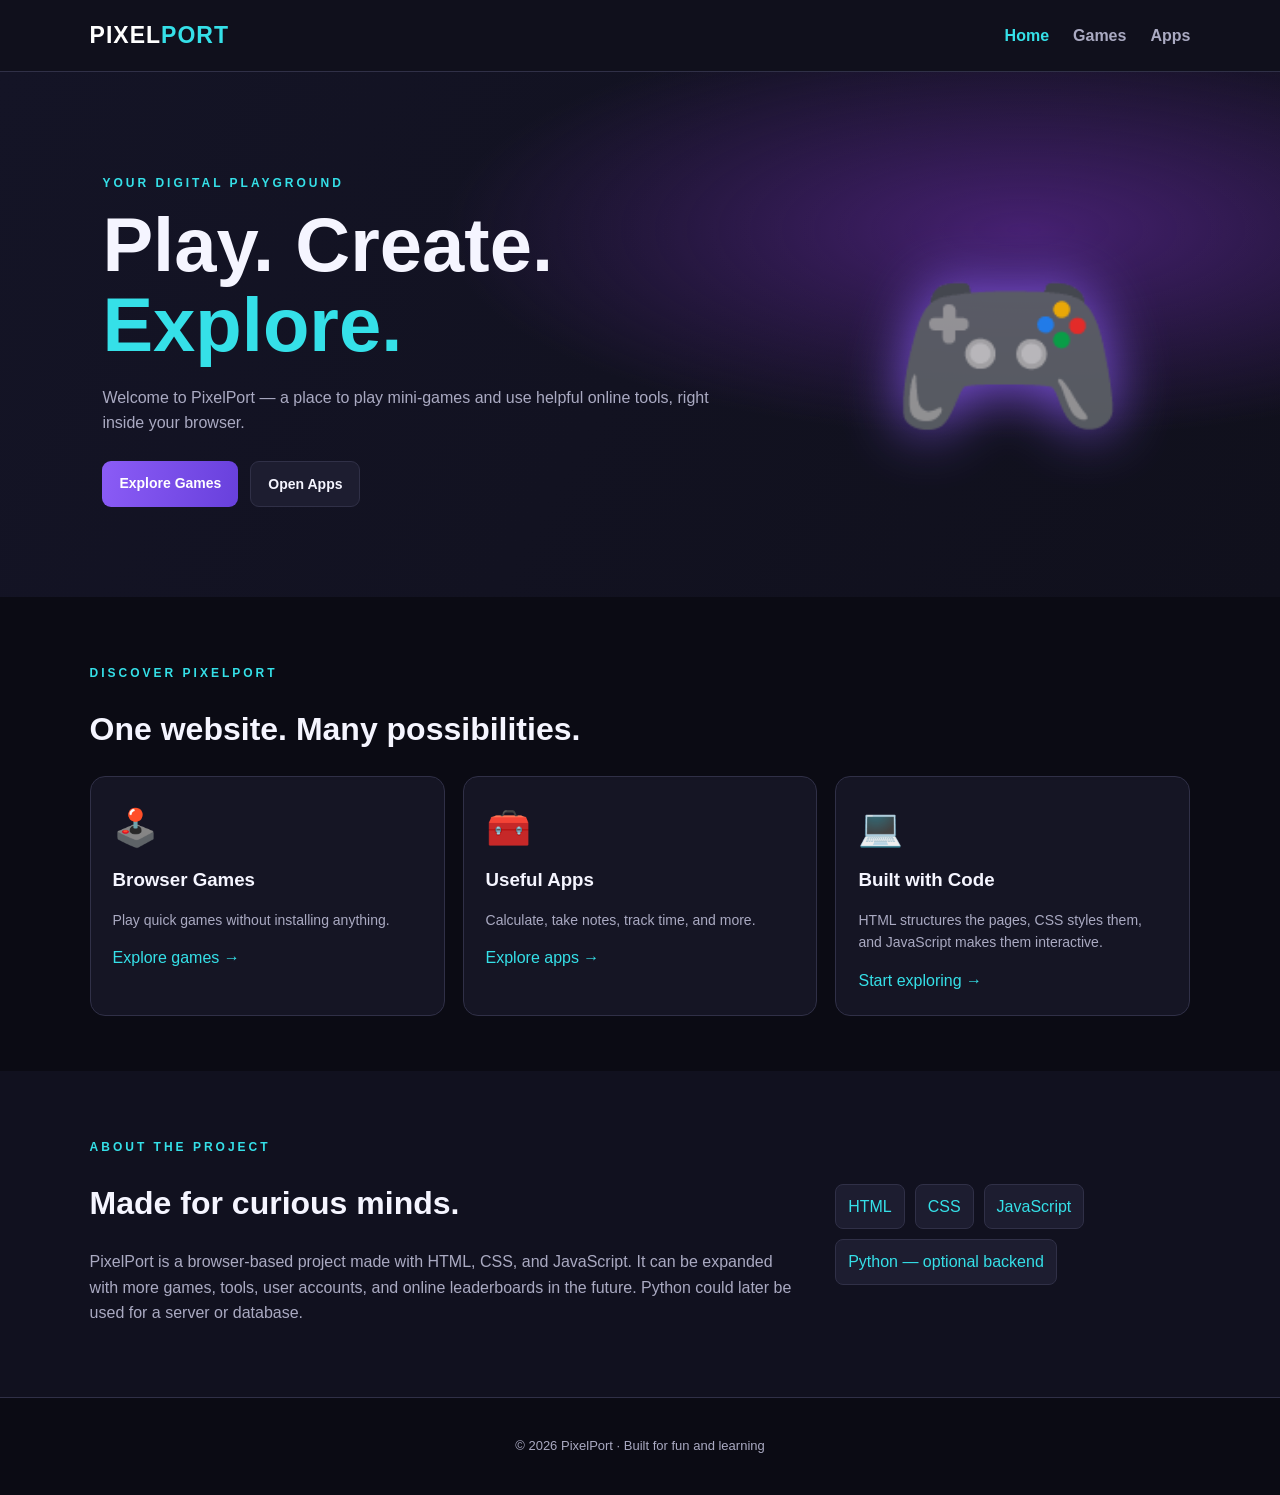
<file: index.html>
<!DOCTYPE html>
<html lang="en">
<head>
  <meta charset="UTF-8">
  <meta name="viewport" content="width=device-width, initial-scale=1.0">
  <title>PixelPort | Home</title>
  <link rel="stylesheet" href="style.css">
</head>
<body>
  <header class="navbar">
    <a class="logo" href="index.html">PIXEL<span>PORT</span></a>
    <nav>
      <a class="active" href="index.html">Home</a>
      <a href="game.html">Games</a>
      <a href="app.html">Apps</a>
    </nav>
  </header>

  <main>
    <section class="hero">
      <p class="tag">YOUR DIGITAL PLAYGROUND</p>
      <h1>Play. Create.<br><span>Explore.</span></h1>
      <p class="hero-text">
        Welcome to PixelPort — a place to play mini-games and use
        helpful online tools, right inside your browser.
      </p>
      <div class="hero-buttons">
        <a class="btn primary" href="game.html">Explore Games</a>
        <a class="btn secondary" href="app.html">Open Apps</a>
      </div>
      <div class="hero-art">🎮</div>
    </section>

    <section class="section">
      <p class="tag">DISCOVER PIXELPORT</p>
      <h2>One website. Many possibilities.</h2>
      <div class="cards">
        <article class="card">
          <div class="card-icon">🕹️</div>
          <h3>Browser Games</h3>
          <p>Play quick games without installing anything.</p>
          <a href="game.html">Explore games →</a>
        </article>
        <article class="card">
          <div class="card-icon">🧰</div>
          <h3>Useful Apps</h3>
          <p>Calculate, take notes, track time, and more.</p>
          <a href="app.html">Explore apps →</a>
        </article>
        <article class="card">
          <div class="card-icon">💻</div>
          <h3>Built with Code</h3>
          <p>HTML structures the pages, CSS styles them,
             and JavaScript makes them interactive.</p>
          <a href="game.html">Start exploring →</a>
        </article>
      </div>
    </section>

    <section class="about">
      <div>
        <p class="tag">ABOUT THE PROJECT</p>
        <h2>Made for curious minds.</h2>
        <p>
          PixelPort is a browser-based project made with HTML, CSS,
          and JavaScript. It can be expanded with more games, tools,
          user accounts, and online leaderboards in the future.
          Python could later be used for a server or database.
        </p>
      </div>
      <div class="tech-list">
        <span>HTML</span><span>CSS</span><span>JavaScript</span>
        <span>Python — optional backend</span>
      </div>
    </section>
  </main>

  <footer>
    <p>© 2026 PixelPort · Built for fun and learning</p>
  </footer>
</body>
</html>
</file>
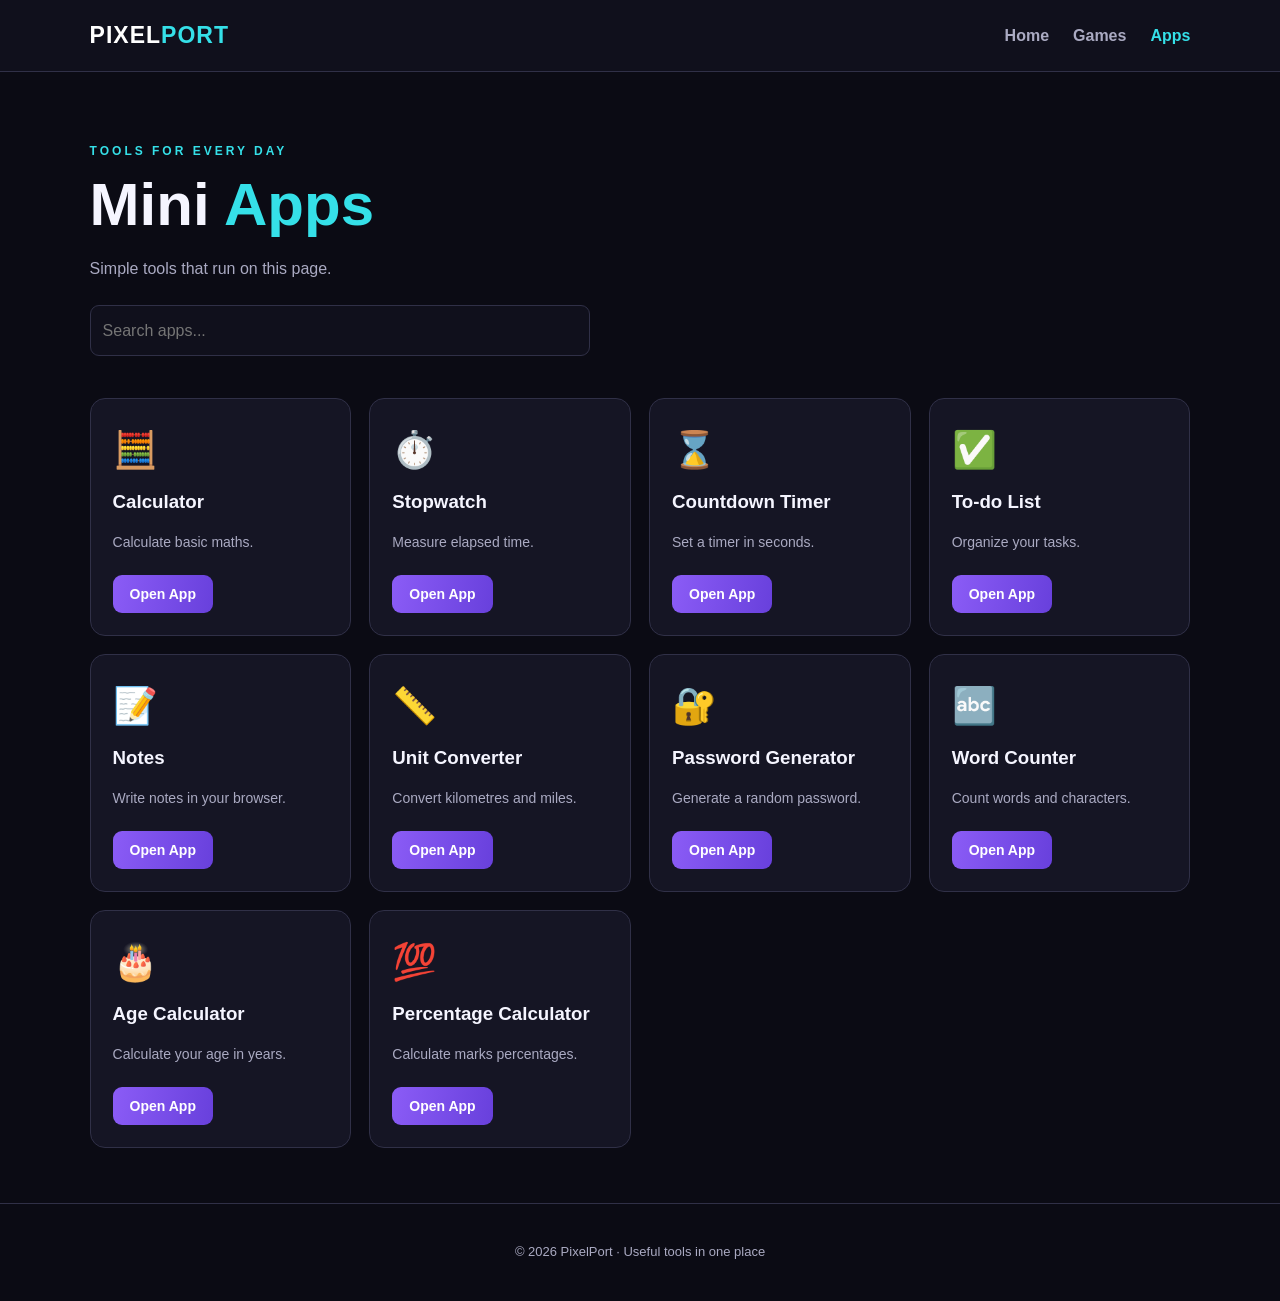
<file: app.html>
<!DOCTYPE html>
<html lang="en">
<head>
  <meta charset="UTF-8">
  <meta name="viewport" content="width=device-width, initial-scale=1.0">
  <title>PixelPort | Apps</title>
  <link rel="stylesheet" href="style.css">
  <script src="app.js" defer></script>
</head>
<body>
  <header class="navbar">
    <a class="logo" href="index.html">PIXEL<span>PORT</span></a>
    <nav>
      <a href="index.html">Home</a>
      <a href="game.html">Games</a>
      <a class="active" href="app.html">Apps</a>
    </nav>
  </header>

  <main class="page">
    <section class="page-heading">
      <p class="tag">TOOLS FOR EVERY DAY</p>
      <h1>Mini <span>Apps</span></h1>
      <p>Simple tools that run on this page.</p>
      <input id="appSearch" class="search" placeholder="Search apps...">
    </section>

    <section class="cards" id="appCards">
      <article class="card app-card" data-search="calculator">
        <div class="card-icon">🧮</div><h3>Calculator</h3>
        <p>Calculate basic maths.</p>
        <button class="btn primary" onclick="openApp('calculator')">Open App</button>
      </article>
      <article class="card app-card" data-search="stopwatch">
        <div class="card-icon">⏱️</div><h3>Stopwatch</h3>
        <p>Measure elapsed time.</p>
        <button class="btn primary" onclick="openApp('stopwatch')">Open App</button>
      </article>
      <article class="card app-card" data-search="countdown timer">
        <div class="card-icon">⌛</div><h3>Countdown Timer</h3>
        <p>Set a timer in seconds.</p>
        <button class="btn primary" onclick="openApp('timer')">Open App</button>
      </article>
      <article class="card app-card" data-search="todo list tasks">
        <div class="card-icon">✅</div><h3>To-do List</h3>
        <p>Organize your tasks.</p>
        <button class="btn primary" onclick="openApp('todo')">Open App</button>
      </article>
      <article class="card app-card" data-search="notes notepad">
        <div class="card-icon">📝</div><h3>Notes</h3>
        <p>Write notes in your browser.</p>
        <button class="btn primary" onclick="openApp('notes')">Open App</button>
      </article>
      <article class="card app-card" data-search="unit converter">
        <div class="card-icon">📏</div><h3>Unit Converter</h3>
        <p>Convert kilometres and miles.</p>
        <button class="btn primary" onclick="openApp('convert')">Open App</button>
      </article>
      <article class="card app-card" data-search="password generator">
        <div class="card-icon">🔐</div><h3>Password Generator</h3>
        <p>Generate a random password.</p>
        <button class="btn primary" onclick="openApp('password')">Open App</button>
      </article>
      <article class="card app-card" data-search="word counter">
        <div class="card-icon">🔤</div><h3>Word Counter</h3>
        <p>Count words and characters.</p>
        <button class="btn primary" onclick="openApp('words')">Open App</button>
      </article>
      <article class="card app-card" data-search="age calculator">
        <div class="card-icon">🎂</div><h3>Age Calculator</h3>
        <p>Calculate your age in years.</p>
        <button class="btn primary" onclick="openApp('age')">Open App</button>
      </article>
      <article class="card app-card" data-search="percentage calculator marks">
        <div class="card-icon">💯</div><h3>Percentage Calculator</h3>
        <p>Calculate marks percentages.</p>
        <button class="btn primary" onclick="openApp('percent')">Open App</button>
      </article>
    </section>

    <section class="play-panel" id="appPanel" hidden>
      <div class="panel-top">
        <h2 id="appTitle">App</h2>
        <button class="btn secondary" onclick="closeApp()">Close ✕</button>
      </div>
      <div id="appArea"></div>
    </section>
  </main>

  <footer><p>© 2026 PixelPort · Useful tools in one place</p></footer>
</body>
</html>
</file>
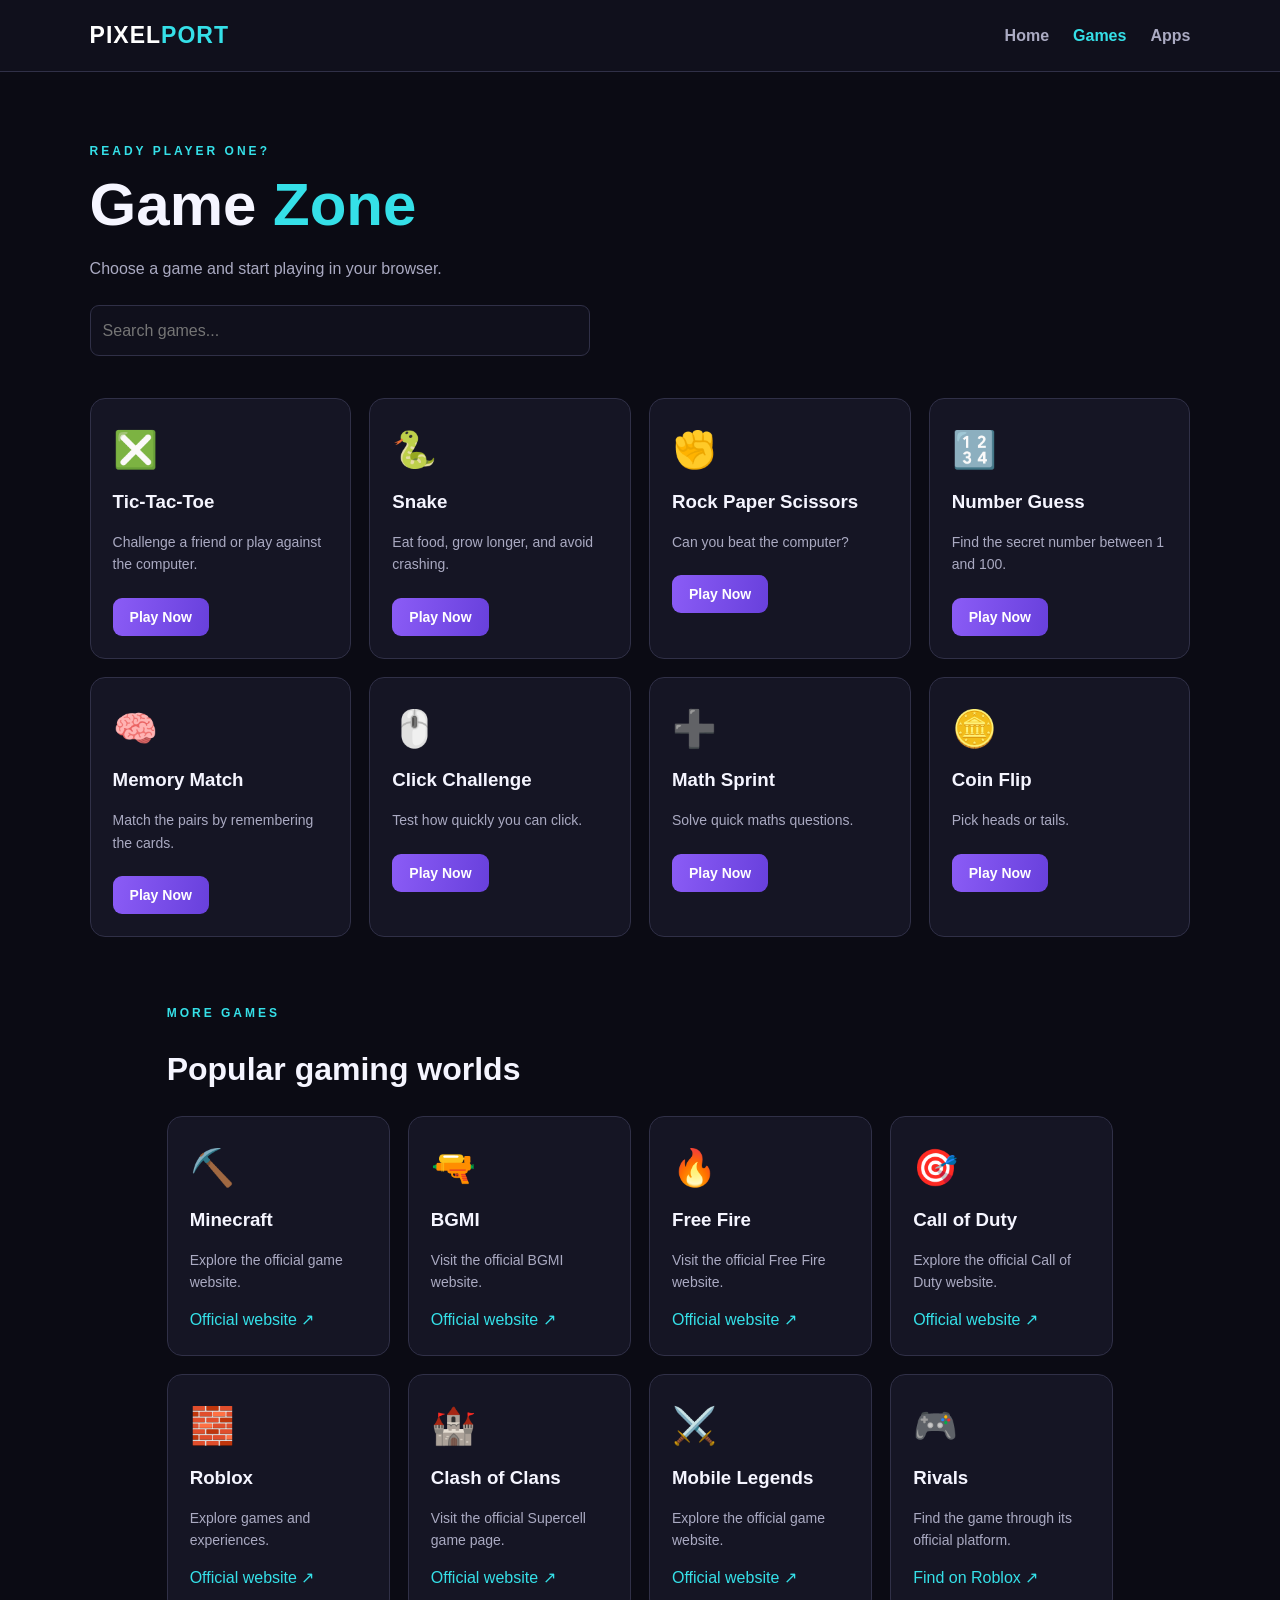
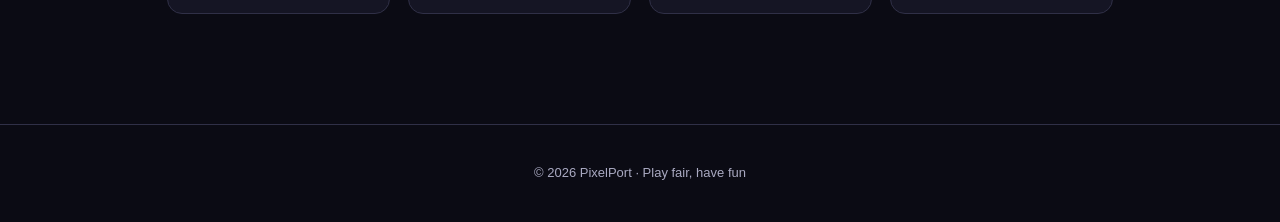
<file: game.html>
<!DOCTYPE html>
<html lang="en">
<head>
  <meta charset="UTF-8">
  <meta name="viewport" content="width=device-width, initial-scale=1.0">
  <title>PixelPort | Games</title>
  <link rel="stylesheet" href="style.css">
  <script src="app.js" defer></script>
</head>
<body>
  <header class="navbar">
    <a class="logo" href="index.html">PIXEL<span>PORT</span></a>
    <nav>
      <a href="index.html">Home</a>
      <a class="active" href="game.html">Games</a>
      <a href="app.html">Apps</a>
    </nav>
  </header>

  <main class="page">
    <section class="page-heading">
      <p class="tag">READY PLAYER ONE?</p>
      <h1>Game <span>Zone</span></h1>
      <p>Choose a game and start playing in your browser.</p>
      <input id="gameSearch" class="search" placeholder="Search games...">
    </section>

    <section class="cards game-cards" id="gameCards">
      <article class="card game-card" data-search="tic tac toe">
        <div class="card-icon">❎</div><h3>Tic-Tac-Toe</h3>
        <p>Challenge a friend or play against the computer.</p>
        <button class="btn primary" onclick="openGame('tic')">Play Now</button>
      </article>
      <article class="card game-card" data-search="snake">
        <div class="card-icon">🐍</div><h3>Snake</h3>
        <p>Eat food, grow longer, and avoid crashing.</p>
        <button class="btn primary" onclick="openGame('snake')">Play Now</button>
      </article>
      <article class="card game-card" data-search="rock paper scissors">
        <div class="card-icon">✊</div><h3>Rock Paper Scissors</h3>
        <p>Can you beat the computer?</p>
        <button class="btn primary" onclick="openGame('rps')">Play Now</button>
      </article>
      <article class="card game-card" data-search="number guess">
        <div class="card-icon">🔢</div><h3>Number Guess</h3>
        <p>Find the secret number between 1 and 100.</p>
        <button class="btn primary" onclick="openGame('guess')">Play Now</button>
      </article>
      <article class="card game-card" data-search="memory match">
        <div class="card-icon">🧠</div><h3>Memory Match</h3>
        <p>Match the pairs by remembering the cards.</p>
        <button class="btn primary" onclick="openGame('memory')">Play Now</button>
      </article>
      <article class="card game-card" data-search="click speed">
        <div class="card-icon">🖱️</div><h3>Click Challenge</h3>
        <p>Test how quickly you can click.</p>
        <button class="btn primary" onclick="openGame('click')">Play Now</button>
      </article>
      <article class="card game-card" data-search="math sprint">
        <div class="card-icon">➕</div><h3>Math Sprint</h3>
        <p>Solve quick maths questions.</p>
        <button class="btn primary" onclick="openGame('math')">Play Now</button>
      </article>
      <article class="card game-card" data-search="coin flip">
        <div class="card-icon">🪙</div><h3>Coin Flip</h3>
        <p>Pick heads or tails.</p>
        <button class="btn primary" onclick="openGame('coin')">Play Now</button>
      </article>
    </section>

    <section class="section">
      <p class="tag">MORE GAMES</p>
      <h2>Popular gaming worlds</h2>
      <div class="cards">
        <article class="card">
          <div class="card-icon">⛏️</div><h3>Minecraft</h3>
          <p>Explore the official game website.</p>
          <a href="https://www.minecraft.net/" target="_blank" rel="noopener">Official website ↗</a>
        </article>
        <article class="card">
          <div class="card-icon">🔫</div><h3>BGMI</h3>
          <p>Visit the official BGMI website.</p>
          <a href="https://www.battlegroundsmobileindia.com/" target="_blank" rel="noopener">Official website ↗</a>
        </article>
        <article class="card">
          <div class="card-icon">🔥</div><h3>Free Fire</h3>
          <p>Visit the official Free Fire website.</p>
          <a href="https://ff.garena.com/" target="_blank" rel="noopener">Official website ↗</a>
        </article>
        <article class="card">
          <div class="card-icon">🎯</div><h3>Call of Duty</h3>
          <p>Explore the official Call of Duty website.</p>
          <a href="https://www.callofduty.com/" target="_blank" rel="noopener">Official website ↗</a>
        </article>
        <article class="card">
          <div class="card-icon">🧱</div><h3>Roblox</h3>
          <p>Explore games and experiences.</p>
          <a href="https://www.roblox.com/" target="_blank" rel="noopener">Official website ↗</a>
        </article>
        <article class="card">
          <div class="card-icon">🏰</div><h3>Clash of Clans</h3>
          <p>Visit the official Supercell game page.</p>
          <a href="https://supercell.com/en/games/clashofclans/" target="_blank" rel="noopener">Official website ↗</a>
        </article>
        <article class="card">
          <div class="card-icon">⚔️</div><h3>Mobile Legends</h3>
          <p>Explore the official game website.</p>
          <a href="https://www.mobilelegends.com/" target="_blank" rel="noopener">Official website ↗</a>
        </article>
        <article class="card">
          <div class="card-icon">🎮</div><h3>Rivals</h3>
          <p>Find the game through its official platform.</p>
          <a href="https://www.roblox.com/" target="_blank" rel="noopener">Find on Roblox ↗</a>
        </article>
      </div>
    </section>

    <section class="play-panel" id="gamePanel" hidden>
      <div class="panel-top">
        <h2 id="gameTitle">Game</h2>
        <button class="btn secondary" onclick="closeGame()">Close ✕</button>
      </div>
      <div id="gameArea"></div>
    </section>
  </main>

  <footer><p>© 2026 PixelPort · Play fair, have fun</p></footer>
</body>
</html>
</file>
<file: style.css>
:root {
  --bg: #0b0b14;
  --panel: #151524;
  --panel2: #1d1d30;
  --text: #f5f5ff;
  --muted: #aaaac2;
  --purple: #9b5cff;
  --cyan: #35e0e8;
  --border: #303047;
}

* { box-sizing: border-box; }

html { scroll-behavior: smooth; }

body {
  margin: 0;
  font-family: Arial, Helvetica, sans-serif;
  background: var(--bg);
  color: var(--text);
  line-height: 1.6;
}

a { color: var(--cyan); text-decoration: none; }
a:hover { color: white; }

.navbar {
  min-height: 72px;
  padding: 14px 7%;
  display: flex;
  align-items: center;
  justify-content: space-between;
  gap: 20px;
  background: #10101c;
  border-bottom: 1px solid var(--border);
  position: sticky;
  top: 0;
  z-index: 10;
}

.logo {
  color: white;
  font-size: 23px;
  font-weight: 900;
  letter-spacing: 1px;
}
.logo span, h1 span { color: var(--cyan); }

nav { display: flex; gap: 24px; flex-wrap: wrap; }
nav a { color: var(--muted); font-weight: bold; }
nav a:hover, nav a.active { color: var(--cyan); }

.hero {
  padding: 90px 8%;
  min-height: 450px;
  position: relative;
  overflow: hidden;
  background:
    radial-gradient(ellipse at 80% 30%, #452070 0, transparent 40%),
    linear-gradient(120deg, #141426, #10101c);
}

.tag {
  color: var(--cyan);
  font-size: 12px;
  font-weight: 800;
  letter-spacing: 3px;
}

h1 {
  font-size: clamp(42px, 7vw, 76px);
  line-height: 1.05;
  margin: 12px 0 20px;
}

h2 { line-height: 1.2; }
.hero-text, .page-heading > p:not(.tag) {
  max-width: 620px;
  color: var(--muted);
}

.hero-art {
  position: absolute;
  right: 12%;
  top: 25%;
  font-size: clamp(90px, 18vw, 190px);
  filter: drop-shadow(0 0 30px #8b5cf6);
  opacity: .9;
}

.hero-buttons {
  display: flex;
  flex-wrap: wrap;
  gap: 12px;
  margin-top: 25px;
  position: relative;
  z-index: 1;
}

.btn {
  border: 0;
  border-radius: 9px;
  padding: 11px 17px;
  font-size: 14px;
  font-weight: bold;
  cursor: pointer;
  display: inline-block;
  font-family: inherit;
  text-align: center;
}

.primary {
  color: #fff;
  background: linear-gradient(100deg, #8b5cf6, #6840dc);
}
.primary:hover { filter: brightness(1.15); }

.secondary {
  color: var(--text);
  background: var(--panel2);
  border: 1px solid var(--border);
}
.secondary:hover { border-color: var(--cyan); }

.section, .about, .page {
  padding: 55px 7%;
}

.section > h2, .about h2 { font-size: 32px; }

.cards {
  display: grid;
  grid-template-columns: repeat(auto-fit, minmax(220px, 1fr));
  gap: 18px;
  margin-top: 28px;
}

.card {
  background: var(--panel);
  border: 1px solid var(--border);
  padding: 22px;
  border-radius: 15px;
  transition: transform .2s, border-color .2s;
  min-width: 0;
}

.card:hover {
  transform: translateY(-4px);
  border-color: var(--purple);
}

.card h3 { margin: 8px 0; }
.card p { color: var(--muted); font-size: 14px; }
.card-icon { font-size: 36px; margin-bottom: 6px; }
.card .btn { margin-top: 8px; }

.about {
  background: #11111f;
  display: grid;
  grid-template-columns: 2fr 1fr;
  gap: 35px;
  align-items: center;
}

.about p:not(.tag) { color: var(--muted); }
.tech-list { display: flex; flex-wrap: wrap; gap: 10px; }
.tech-list span {
  padding: 9px 12px;
  border-radius: 8px;
  background: var(--panel2);
  border: 1px solid var(--border);
  color: var(--cyan);
}

.page-heading { margin: 15px 0 35px; }
.page-heading h1 { font-size: clamp(40px, 6vw, 60px); }

.search, .tool-input, .tool-select, .tool-textarea {
  width: 100%;
  max-width: 500px;
  padding: 12px;
  border-radius: 9px;
  border: 1px solid var(--border);
  background: #10101c;
  color: var(--text);
  font: inherit;
  margin: 7px 0;
}

.tool-textarea { min-height: 130px; resize: vertical; }
.tool-input:focus, .search:focus, .tool-textarea:focus, .tool-select:focus {
  outline: 2px solid var(--purple);
}

.play-panel {
  margin: 40px 0;
  padding: 24px;
  border: 1px solid var(--purple);
  border-radius: 16px;
  background: var(--panel);
  scroll-margin-top: 90px;
}

.panel-top {
  display: flex;
  justify-content: space-between;
  align-items: center;
  gap: 15px;
  margin-bottom: 20px;
}

#gameArea, #appArea { color: var(--text); }
#gameArea button, #appArea button { margin: 5px; }
#gameArea .btn, #appArea .btn { color: white; }

.output {
  background: #10101c;
  border: 1px solid var(--border);
  border-radius: 10px;
  padding: 14px;
  margin: 12px 0;
  overflow-wrap: anywhere;
}

.board {
  display: grid;
  grid-template-columns: repeat(3, minmax(60px, 90px));
  gap: 8px;
  margin: 15px 0;
}

.board button {
  height: 75px;
  font-size: 26px;
  background: var(--panel2);
  color: var(--cyan);
  border: 1px solid var(--border);
  border-radius: 9px;
  cursor: pointer;
}

.inline-tools { display: flex; flex-wrap: wrap; gap: 8px; align-items: center; }
.inline-tools .tool-input { max-width: 180px; }
.big-number { font-size: 32px; font-weight: bold; color: var(--cyan); }
.game-canvas { display: block; max-width: 100%; background: #10101c; border: 1px solid var(--border); }

footer {
  padding: 25px;
  text-align: center;
  color: var(--muted);
  border-top: 1px solid var(--border);
  font-size: 13px;
}

[hidden] { display: none !important; }

@media (max-width: 650px) {
  .navbar { padding: 14px 5%; flex-direction: column; }
  nav { justify-content: center; gap: 18px; }
  .hero { padding: 60px 6%; }
  .hero-art { right: 5%; top: 12%; opacity: .2; }
  .section, .about, .page { padding: 35px 5%; }
  .about { grid-template-columns: 1fr; }
  .play-panel { padding: 15px; }
}
</file>
